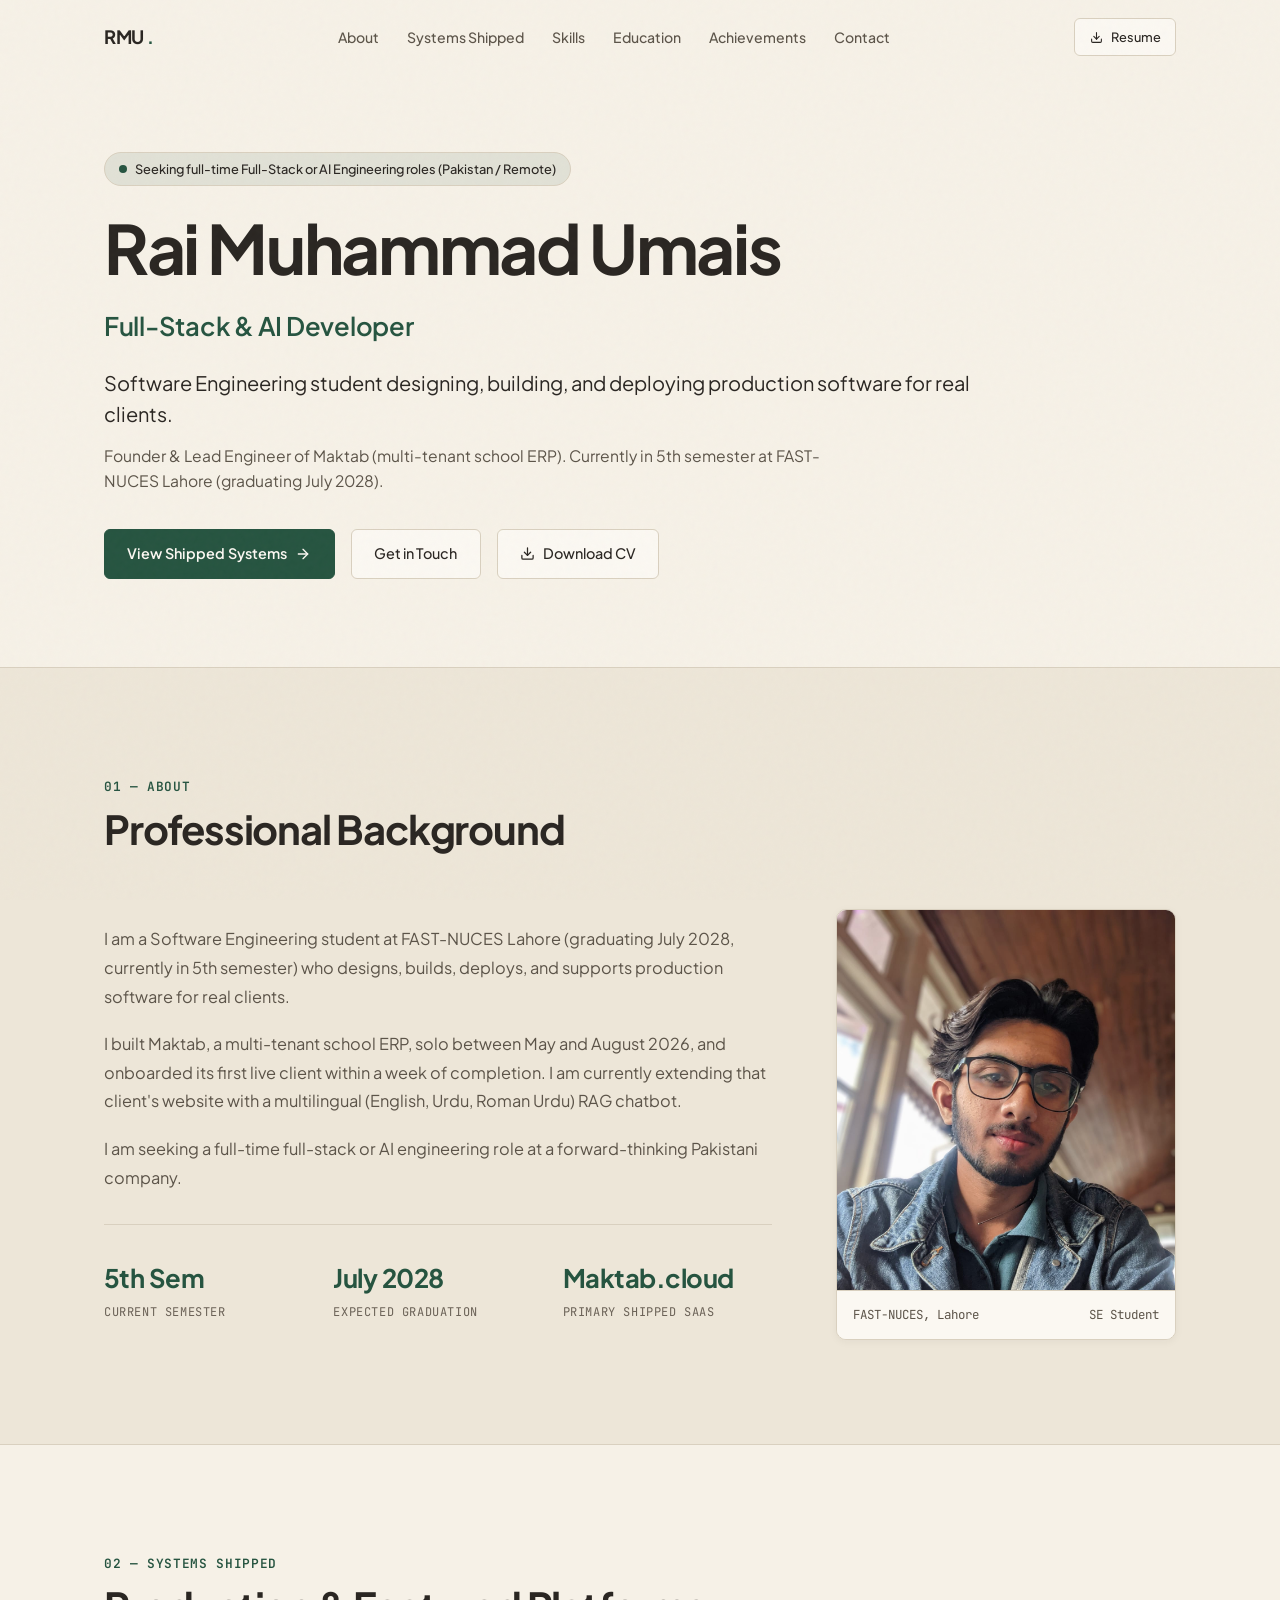
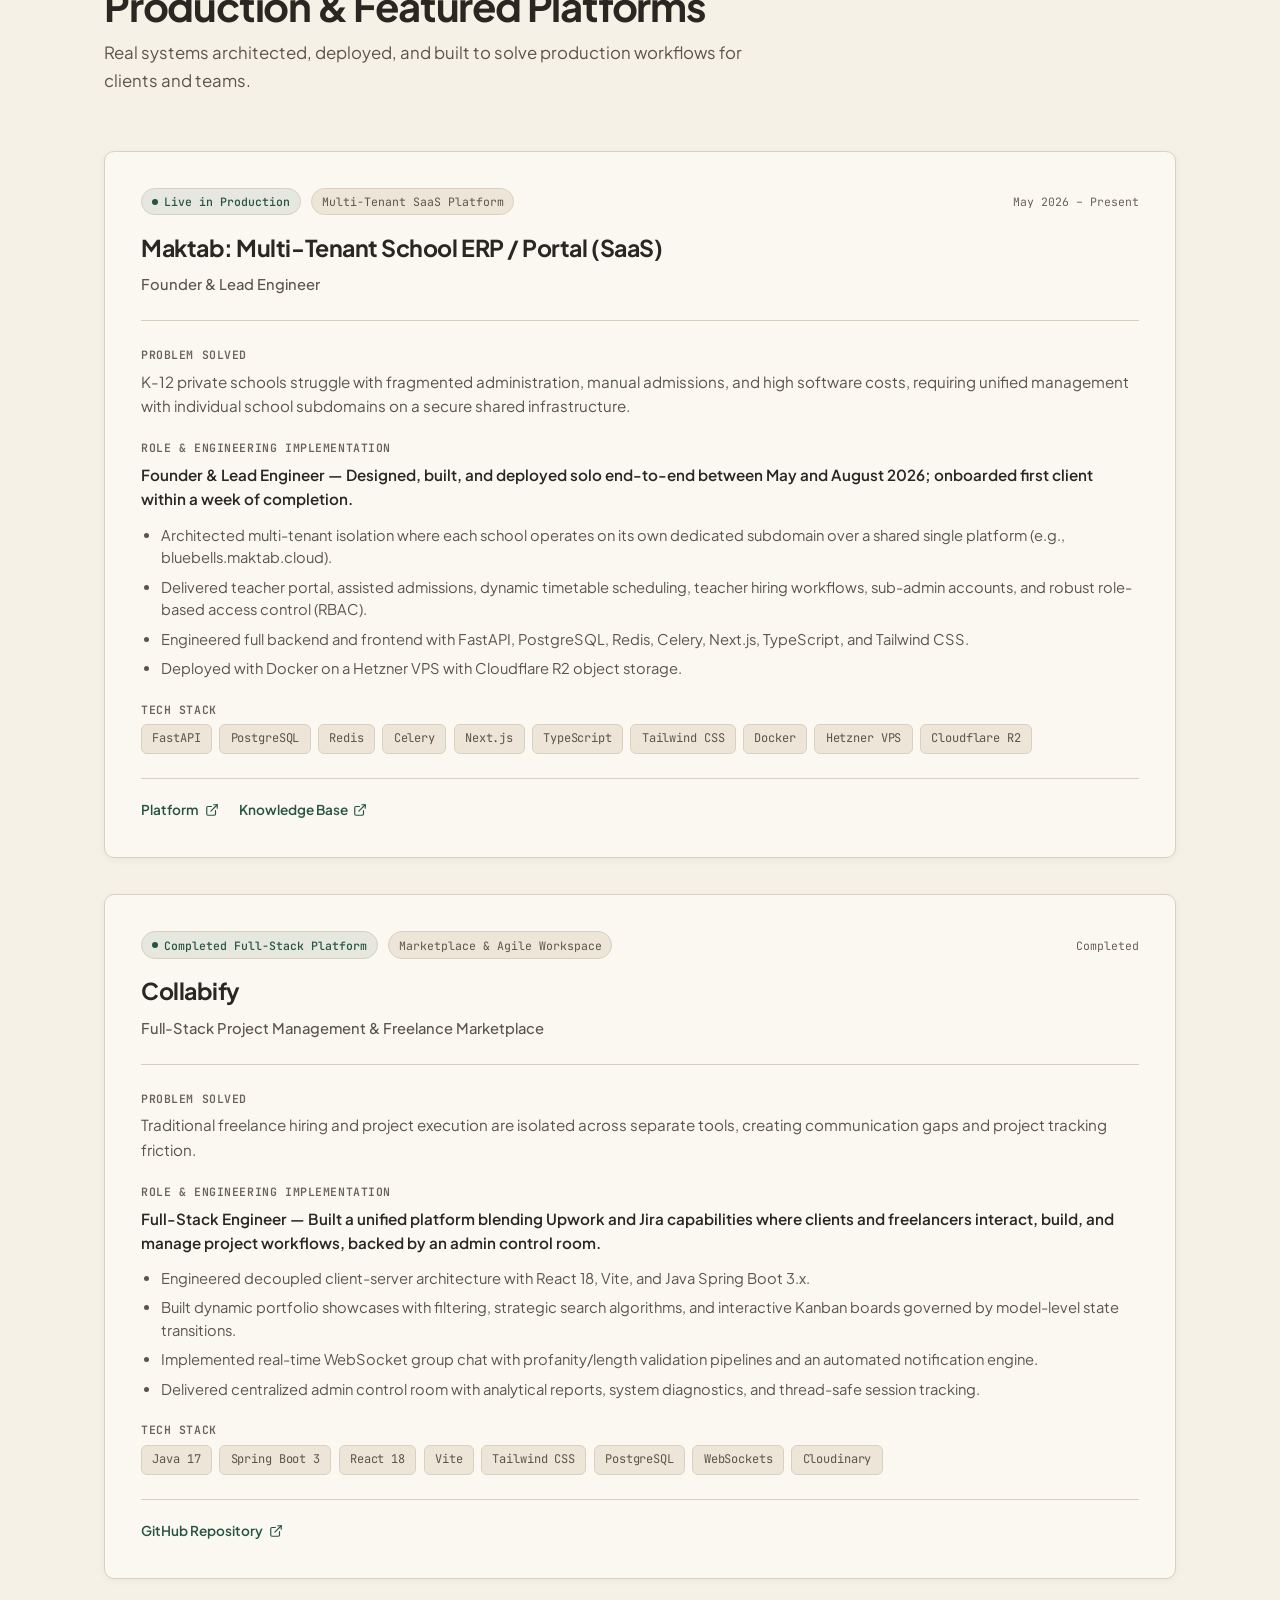
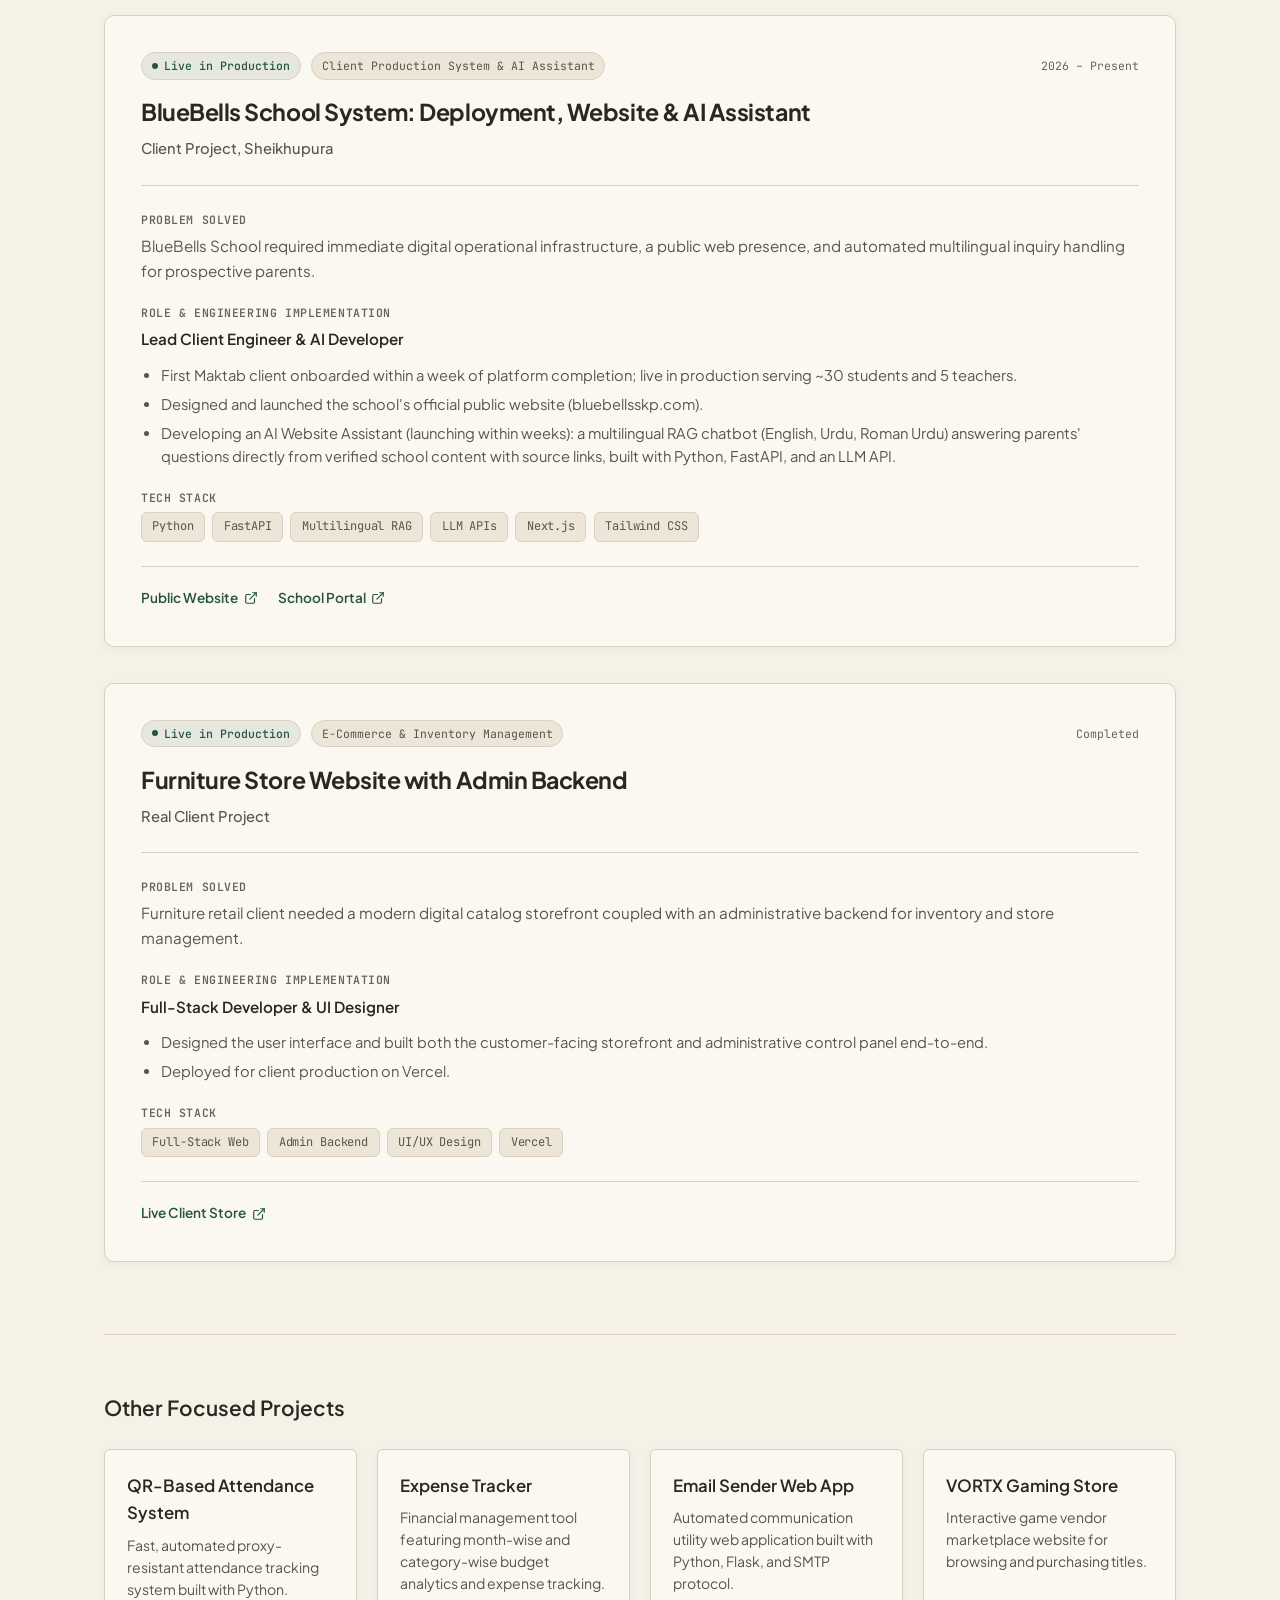
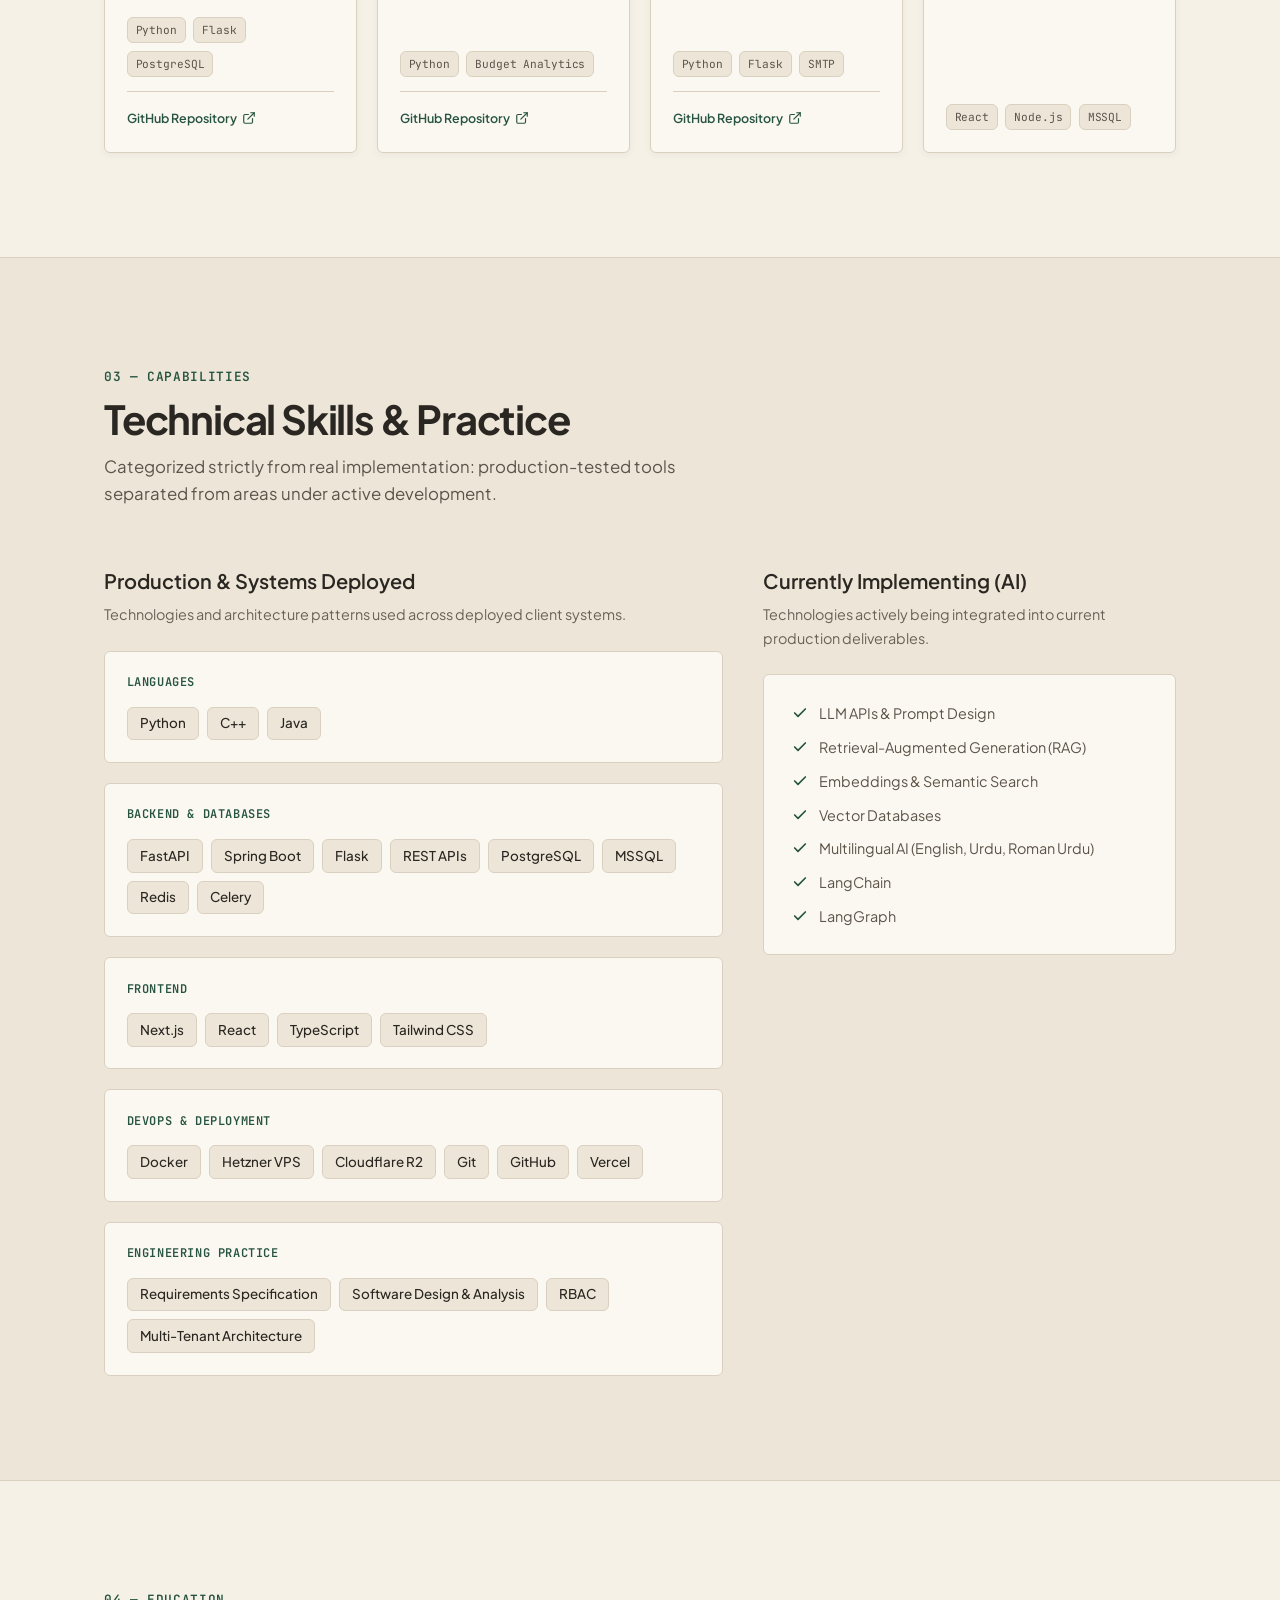
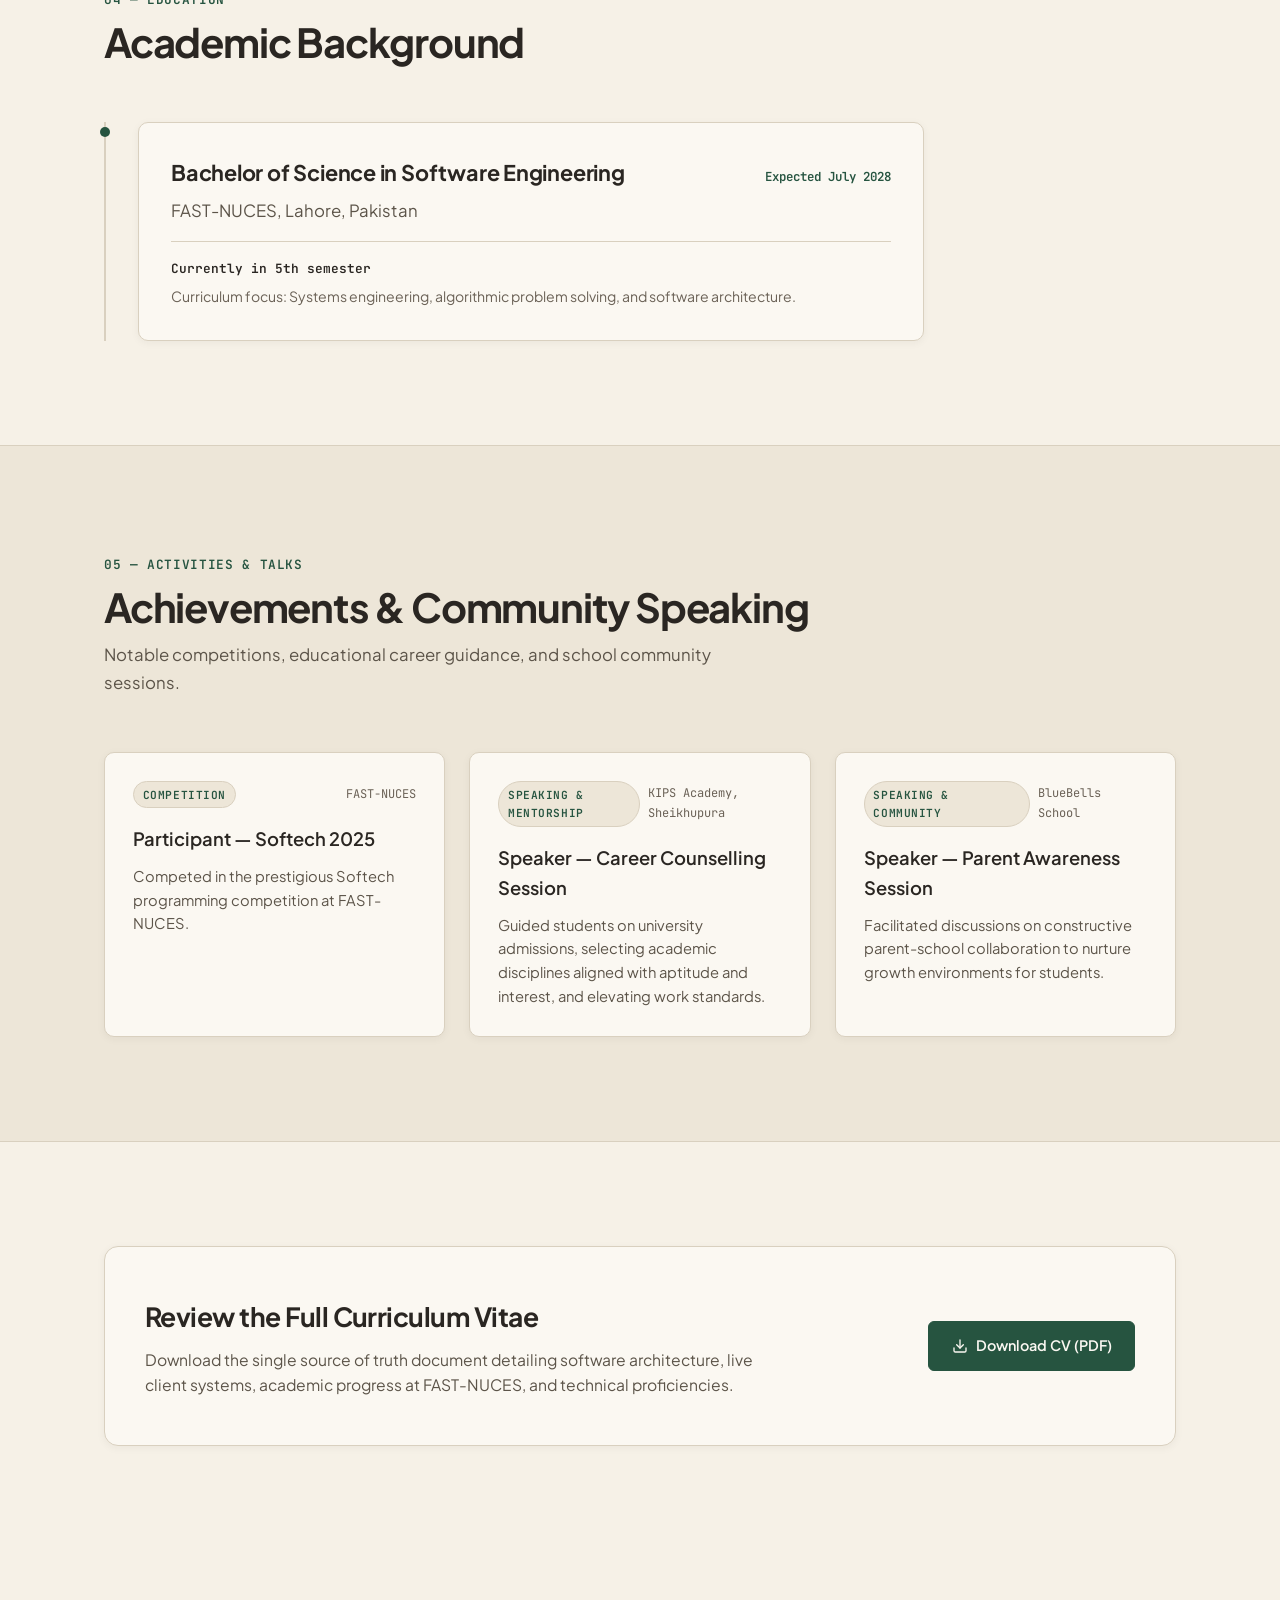
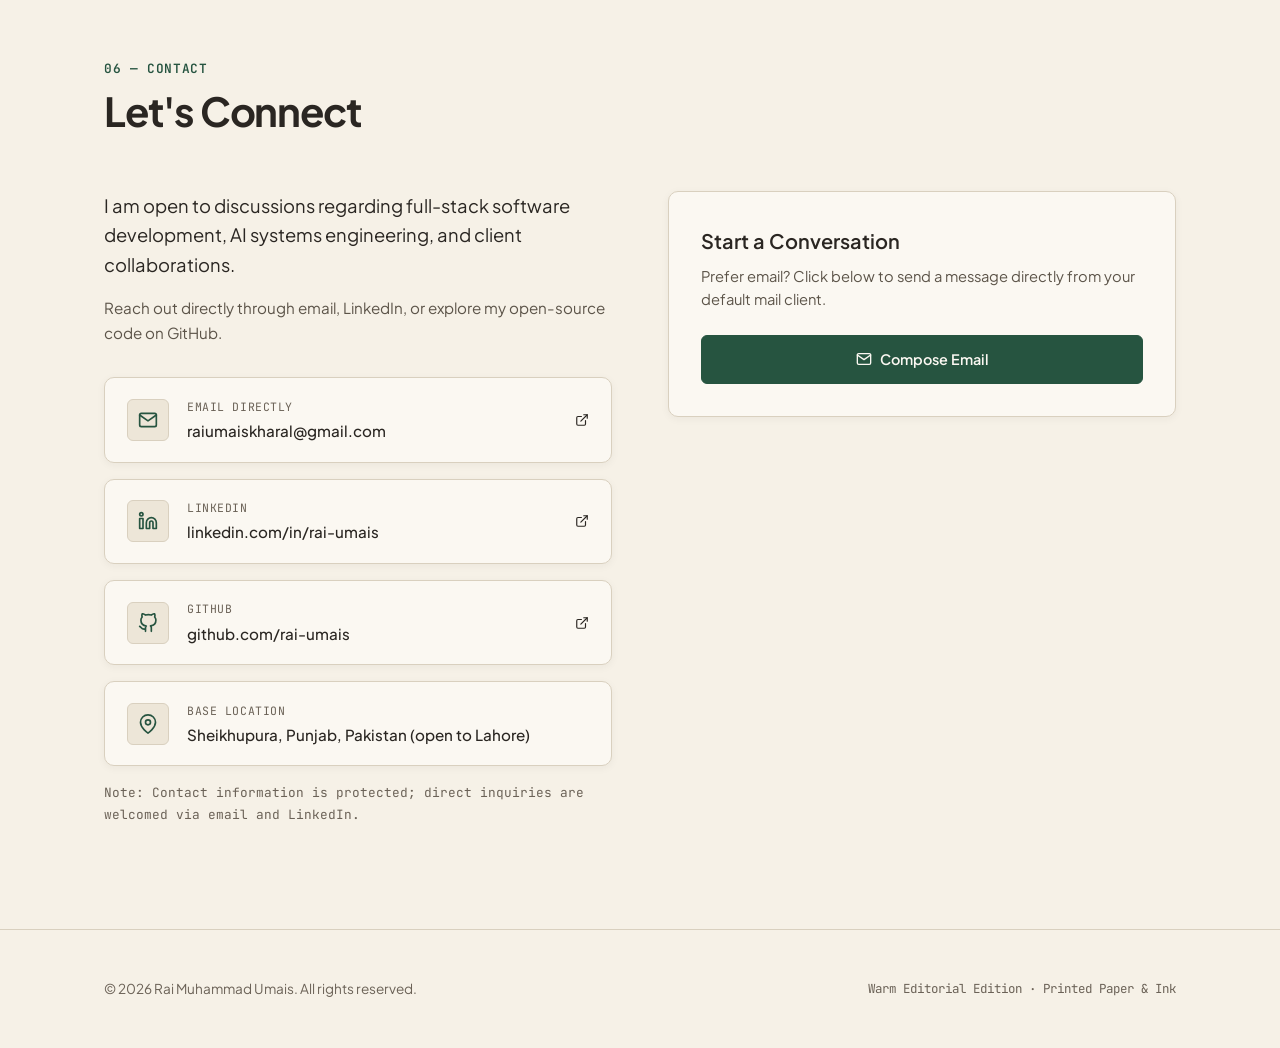
<file: index.html>
<!DOCTYPE html>
<html lang="en">

<head>
  <meta charset="UTF-8" />
  <meta name="viewport" content="width=device-width, initial-scale=1.0" />
  <title>Rai Muhammad Umais — Full-Stack & AI Developer | Systems Shipped</title>
  <meta name="description"
    content="Portfolio of Rai Muhammad Umais — Software Engineering student at FAST-NUCES Lahore (5th semester, grad 2028). Solo builder of Maktab (multi-tenant school ERP), Collabify, and production systems for real clients." />
  <meta name="author" content="Rai Muhammad Umais" />
  <meta name="keywords"
    content="Rai Muhammad Umais, Rai Umais, Full-Stack Developer, AI Developer, FAST-NUCES, Maktab, Collabify, Next.js, Spring Boot, FastAPI, PostgreSQL, RAG, Software Engineer Lahore Pakistan" />
  <meta name="robots" content="index, follow" />

  <!-- Open Graph / Facebook -->
  <meta property="og:type" content="website" />
  <meta property="og:url" content="https://raiworks.vercel.app/" />
  <meta property="og:title" content="Rai Muhammad Umais — Full-Stack & AI Developer" />
  <meta property="og:description"
    content="Software Engineering student designing, building, and deploying production software for real clients. Founder & Lead Engineer of Maktab and full-stack systems." />
  <meta property="og:image" content="./images/pth.jpeg" />

  <!-- Twitter -->
  <meta name="twitter:card" content="summary_large_image" />
  <meta name="twitter:title" content="Rai Muhammad Umais — Full-Stack & AI Developer" />
  <meta name="twitter:description"
    content="Software Engineering student designing, building, and deploying production software for real clients. Founder & Lead Engineer of Maktab and full-stack systems." />
  <meta name="twitter:image" content="./images/pth.jpeg" />

  <!-- Favicon -->
  <link rel="icon" type="image/svg+xml" href="./favicon.svg" />

  <!-- Google Fonts: Plus Jakarta Sans & JetBrains Mono -->
  <link rel="preconnect" href="https://fonts.googleapis.com" />
  <link rel="preconnect" href="https://fonts.gstatic.com" crossorigin />
  <link
    href="https://fonts.googleapis.com/css2?family=JetBrains+Mono:wght@400;500;600&family=Plus+Jakarta+Sans:wght@400;500;600;700&display=swap"
    rel="stylesheet" />

  <!-- Core Stylesheet -->
  <link rel="stylesheet" href="./css/style.css" />
</head>

<body>
  <!-- Non-intrusive ambient paper grain overlay -->
  <div class="grain-overlay" aria-hidden="true"></div>

  <!-- NAVIGATION -->
  <header>
    <nav class="nav" id="nav" aria-label="Main Navigation">
      <div class="nav-container">
        <a href="#home" class="nav-logo" aria-label="Rai Muhammad Umais Home">
          <span>RMU</span><span class="accent">.</span>
        </a>

        <div class="nav-links" id="navLinks">
          <a href="#about">About</a>
          <a href="#systems">Systems Shipped</a>
          <a href="#skills">Skills</a>
          <a href="#education">Education</a>
          <a href="#achievements">Achievements</a>
          <a href="#contact">Contact</a>
        </div>

        <div class="nav-actions">
          <a href="./Rai_Muhammad_Umais_CV_.pdf" class="btn-secondary btn-sm" download="Rai_Muhammad_Umais_CV.pdf"
            target="_blank" rel="noopener noreferrer">
            <svg class="icon-inline" width="13" height="13" viewBox="0 0 24 24" fill="none" stroke="currentColor"
              stroke-width="2" stroke-linecap="round" stroke-linejoin="round" aria-hidden="true">
              <path d="M21 15v4a2 2 0 0 1-2 2H5a2 2 0 0 1-2-2v-4"></path>
              <polyline points="7 10 12 15 17 10"></polyline>
              <line x1="12" y1="15" x2="12" y2="3"></line>
            </svg>
            <span>Resume</span>
          </a>

          <button class="nav-toggle" id="navToggle" type="button" aria-label="Toggle navigation drawer"
            aria-expanded="false" aria-controls="navLinks">
            <span></span><span></span><span></span>
          </button>
        </div>
      </div>
    </nav>
  </header>

  <main>
    <!-- HERO SECTION -->
    <section class="hero" id="home">
      <div class="container">
        <div class="hero-layout">
          <!-- Availability Badge -->
          <div class="status-pill reveal" id="heroBadge">
            <span class="status-pulse" aria-hidden="true"></span>
            <span>Seeking full-time Full-Stack or AI Engineering roles (Pakistan / Remote)</span>
          </div>

          <h1 class="hero-name reveal" id="heroName">Rai Muhammad Umais</h1>
          <p class="hero-headline reveal" id="heroHeadline">Full-Stack &amp; AI Developer</p>
          <p class="hero-positioning reveal" id="heroPositioning">
            Software Engineering student designing, building, and deploying production software for real clients.
          </p>
          <p class="hero-supporting reveal" id="heroSupporting">
            Founder &amp; Lead Engineer of Maktab (multi-tenant school ERP). Currently in 5th semester at FAST-NUCES
            Lahore (graduating July 2028).
          </p>

          <div class="hero-cta-group reveal">
            <a href="#systems" class="btn-primary">
              <span>View Shipped Systems</span>
              <svg class="icon-inline" width="16" height="16" viewBox="0 0 24 24" fill="none" stroke="currentColor"
                stroke-width="2" stroke-linecap="round" stroke-linejoin="round" aria-hidden="true">
                <line x1="5" y1="12" x2="19" y2="12"></line>
                <polyline points="12 5 19 12 12 19"></polyline>
              </svg>
            </a>
            <a href="#contact" class="btn-secondary">Get in Touch</a>
            <a href="./Rai_Muhammad_Umais_CV_.pdf" class="btn-secondary" download="Rai_Muhammad_Umais_CV.pdf"
              target="_blank" rel="noopener noreferrer">
              <svg class="icon-inline" width="15" height="15" viewBox="0 0 24 24" fill="none" stroke="currentColor"
                stroke-width="2" stroke-linecap="round" stroke-linejoin="round" aria-hidden="true">
                <path d="M21 15v4a2 2 0 0 1-2 2H5a2 2 0 0 1-2-2v-4"></path>
                <polyline points="7 10 12 15 17 10"></polyline>
                <line x1="12" y1="15" x2="12" y2="3"></line>
              </svg>
              <span>Download CV</span>
            </a>
          </div>
        </div>
      </div>
    </section>

    <!-- ABOUT SECTION -->
    <section class="section section-alt about" id="about">
      <div class="container">
        <div class="section-header reveal">
          <span class="section-label">01 — About</span>
          <h2 class="section-title">Professional Background</h2>
        </div>

        <div class="about-grid">
          <div class="about-text reveal">
            <div id="aboutBioContainer">
              <p class="about-bio">
                I am a Software Engineering student at <strong>FAST-NUCES Lahore</strong> (graduating July 2028,
                currently in 5th semester) who designs, builds, deploys, and supports production software for real
                clients.
              </p>
              <p class="about-bio">
                I built <strong>Maktab</strong>, a multi-tenant school ERP, solo between May and August 2026, and
                onboarded its first live client within a week of completion. I am currently extending that client's
                website with a multilingual (English, Urdu, Roman Urdu) RAG chatbot.
              </p>
              <p class="about-bio">
                I am actively seeking a full-time full-stack or AI engineering role at a forward-thinking Pakistani
                company.
              </p>
            </div>

            <div class="about-stats" id="aboutStatsContainer">
              <div class="stat-card">
                <span class="stat-value">5th Sem</span>
                <span class="stat-label">Current Term</span>
              </div>
              <div class="stat-card">
                <span class="stat-value">July 2028</span>
                <span class="stat-label">Graduation</span>
              </div>
              <div class="stat-card">
                <span class="stat-value">Live SaaS</span>
                <span class="stat-label">Shipped Platform</span>
              </div>
            </div>
          </div>

          <div class="about-visual reveal">
            <div class="about-avatar-card">
              <img src="./images/pth.jpeg" alt="Rai Muhammad Umais portrait" class="about-avatar-img" width="340"
                height="380" loading="lazy" />
              <div class="avatar-caption">
                <span>FAST-NUCES, Lahore</span>
                <span>SE Student</span>
              </div>
            </div>
          </div>
        </div>
      </div>
    </section>

    <!-- SYSTEMS SHIPPED & FEATURED CASE STUDIES -->
    <section class="section systems" id="systems">
      <div class="container">
        <div class="section-header reveal">
          <span class="section-label">02 — Systems Shipped</span>
          <h2 class="section-title">Production &amp; Featured Platforms</h2>
          <p class="section-subtitle">
            Real systems architected, deployed, and built to solve production workflows for clients and teams.
          </p>
        </div>

        <!-- Populated via data/portfolio.js -->
        <div class="featured-grid" id="featuredProjectsGrid">
          <!-- Maktab -->
          <article class="case-study-card reveal">
            <div class="card-header">
              <div class="card-meta">
                <span class="badge-status"><span class="dot-live" aria-hidden="true"></span>Live in Production</span>
                <span class="badge-type">Multi-Tenant SaaS Platform</span>
                <span class="badge-period">May 2026 – Present</span>
              </div>
              <h3 class="card-title">Maktab: Multi-Tenant School ERP / Portal (SaaS)</h3>
              <p class="card-subtitle">Founder &amp; Lead Engineer</p>
            </div>
            <div class="card-body">
              <div class="case-block">
                <h4 class="block-label">Problem Solved</h4>
                <p class="block-text">K-12 private schools struggle with fragmented administration and high software costs, requiring unified management on individual subdomains over a secure shared infrastructure.</p>
              </div>
              <div class="case-block">
                <h4 class="block-label">Role &amp; Engineering Implementation</h4>
                <p class="block-text role-highlight">Founder &amp; Lead Engineer — Designed, built, and deployed solo end-to-end between May and August 2026; onboarded first client within a week of completion.</p>
              </div>
              <div class="case-block">
                <h4 class="block-label">Tech Stack</h4>
                <div class="tech-tags">
                  <span class="tech-tag">FastAPI</span><span class="tech-tag">PostgreSQL</span><span class="tech-tag">Redis</span><span class="tech-tag">Celery</span><span class="tech-tag">Next.js</span><span class="tech-tag">TypeScript</span><span class="tech-tag">Tailwind CSS</span><span class="tech-tag">Docker</span><span class="tech-tag">Hetzner VPS</span><span class="tech-tag">Cloudflare R2</span>
                </div>
              </div>
            </div>
            <div class="card-footer">
              <div class="project-actions">
                <a href="https://maktab.cloud" target="_blank" rel="noopener noreferrer" class="btn-link">Platform →</a>
                <a href="https://know.maktab.cloud" target="_blank" rel="noopener noreferrer" class="btn-link">Knowledge Base →</a>
              </div>
            </div>
          </article>

          <!-- Collabify -->
          <article class="case-study-card reveal">
            <div class="card-header">
              <div class="card-meta">
                <span class="badge-status"><span class="dot-live" aria-hidden="true"></span>Completed Full-Stack</span>
                <span class="badge-type">Marketplace &amp; Agile Workspace</span>
                <span class="badge-period">Completed</span>
              </div>
              <h3 class="card-title">Collabify</h3>
              <p class="card-subtitle">Full-Stack Project Management &amp; Freelance Marketplace</p>
            </div>
            <div class="case-block">
              <h4 class="block-label">Problem Solved</h4>
              <p class="block-text">Traditional freelance hiring and project execution are isolated across separate tools, creating communication gaps and project tracking friction.</p>
            </div>
            <div class="case-block">
              <h4 class="block-label">Role &amp; Engineering Implementation</h4>
              <p class="block-text role-highlight">Full-Stack Engineer — Built a unified platform blending Upwork and Jira capabilities where clients and freelancers interact, build, and manage project workflows, backed by an admin control room.</p>
            </div>
            <div class="case-block">
              <h4 class="block-label">Tech Stack</h4>
              <div class="tech-tags">
                <span class="tech-tag">Java 17</span><span class="tech-tag">Spring Boot 3</span><span class="tech-tag">React 18</span><span class="tech-tag">Vite</span><span class="tech-tag">Tailwind CSS</span><span class="tech-tag">PostgreSQL</span><span class="tech-tag">WebSockets</span><span class="tech-tag">Cloudinary</span>
              </div>
            </div>
            <div class="card-footer">
              <div class="project-actions">
                <a href="https://github.com/Collabify-Project/Collabify" target="_blank" rel="noopener noreferrer" class="btn-link">GitHub Repository →</a>
              </div>
            </div>
          </article>
        </div>

        <!-- Other Projects Subsection -->
        <div class="other-projects-section reveal">
          <h3 class="other-projects-title">Other Focused Projects</h3>
          <div class="other-projects-grid" id="otherProjectsGrid">
            <!-- Hydrated via data/portfolio.js -->
          </div>
        </div>
      </div>
    </section>

    <!-- SKILLS SECTION -->
    <section class="section section-alt skills" id="skills">
      <div class="container">
        <div class="section-header reveal">
          <span class="section-label">03 — Capabilities</span>
          <h2 class="section-title">Technical Skills &amp; Practice</h2>
          <p class="section-subtitle">
            Categorized strictly from real implementation: production-tested tools separated from areas under active
            development.
          </p>
        </div>

        <div class="skills-layout">
          <!-- Production & Deployed Skills -->
          <div class="skills-column">
            <div class="skills-group-header reveal">
              <h3 class="group-title">Production &amp; Systems Deployed</h3>
              <p class="group-desc">Technologies and architecture patterns used across deployed client systems.</p>
            </div>
            <div class="skills-categories-grid" id="skillsProductionGrid">
              <!-- Hydrated via data/portfolio.js -->
            </div>
          </div>

          <!-- Currently Implementing / Learning -->
          <div class="skills-column">
            <div class="skills-group-header reveal">
              <h3 class="group-title">Currently Implementing (AI)</h3>
              <p class="group-desc">Technologies actively being integrated into current production deliverables.</p>
            </div>
            <div class="learning-card reveal">
              <ul class="learning-list" id="skillsLearningList">
                <!-- Hydrated via data/portfolio.js -->
              </ul>
            </div>
          </div>
        </div>
      </div>
    </section>

    <!-- EDUCATION SECTION -->
    <section class="section education" id="education">
      <div class="container">
        <div class="section-header reveal">
          <span class="section-label">04 — Education</span>
          <h2 class="section-title">Academic Background</h2>
        </div>

        <div class="edu-timeline" id="educationContainer">
          <!-- Hydrated via data/portfolio.js -->
          <div class="edu-card reveal">
            <div class="edu-timeline-marker" aria-hidden="true"></div>
            <div class="edu-content">
              <div class="edu-header">
                <h3 class="edu-degree">Bachelor of Science in Software Engineering</h3>
                <span class="badge-timeline">Expected July 2028</span>
              </div>
              <p class="edu-institution">FAST-NUCES, Lahore, Pakistan</p>
              <div class="edu-meta">
                <span class="badge-sem">Currently in 5th semester</span>
              </div>
            </div>
          </div>
        </div>
      </div>
    </section>

    <!-- ACHIEVEMENTS & TALKS -->
    <section class="section section-alt achievements" id="achievements">
      <div class="container">
        <div class="section-header reveal">
          <span class="section-label">05 — Activities &amp; Talks</span>
          <h2 class="section-title">Achievements &amp; Community Speaking</h2>
          <p class="section-subtitle">
            Notable competitions, educational career guidance, and school community sessions.
          </p>
        </div>

        <div class="achievements-grid" id="achievementsGrid">
          <!-- Hydrated via data/portfolio.js -->
        </div>
      </div>
    </section>

    <!-- RESUME CALLOUT SECTION -->
    <section class="section resume-callout" id="resume">
      <div class="container">
        <div class="resume-banner reveal">
          <div class="resume-content">
            <h2 class="resume-heading">Review the Full Curriculum Vitae</h2>
            <p class="resume-desc">
              Download the single source of truth document detailing software architecture, live client systems,
              academic progress at FAST-NUCES, and technical proficiencies.
            </p>
          </div>
          <div class="resume-action">
            <a href="./Rai_Muhammad_Umais_CV_.pdf" class="btn-primary" download="Rai_Muhammad_Umais_CV.pdf"
              target="_blank" rel="noopener noreferrer">
              <svg class="icon-inline" width="16" height="16" viewBox="0 0 24 24" fill="none" stroke="currentColor"
                stroke-width="2" stroke-linecap="round" stroke-linejoin="round" aria-hidden="true">
                <path d="M21 15v4a2 2 0 0 1-2 2H5a2 2 0 0 1-2-2v-4"></path>
                <polyline points="7 10 12 15 17 10"></polyline>
                <line x1="12" y1="15" x2="12" y2="3"></line>
              </svg>
              <span>Download CV (PDF)</span>
            </a>
          </div>
        </div>
      </div>
    </section>

    <!-- CONTACT SECTION -->
    <section class="section contact" id="contact">
      <div class="container">
        <div class="section-header reveal">
          <span class="section-label">06 — Contact</span>
          <h2 class="section-title">Let's Connect</h2>
        </div>

        <div class="contact-layout">
          <div class="contact-info reveal">
            <p class="contact-lead">
              I am open to discussions regarding full-stack software development, AI systems engineering, and client
              collaborations.
            </p>
            <p class="contact-subtext">
              Reach out directly through email, LinkedIn, or explore my open-source code on GitHub.
            </p>

            <div class="contact-links-grid" id="contactLinksContainer">
              <!-- Hydrated via data/portfolio.js -->
            </div>

            <p class="contact-privacy-note">
              Note: Contact information is protected; direct inquiries are welcomed via email and LinkedIn.
            </p>
          </div>

          <div class="contact-action-box reveal">
            <div class="direct-box">
              <h3 class="direct-box-title">Start a Conversation</h3>
              <p class="direct-box-desc">
                Prefer email? Click below to send a message directly from your default mail client.
              </p>
              <a href="mailto:raiumaiskharal@gmail.com?subject=Inquiry%20regarding%20Software%20Engineering%20Role"
                class="btn-primary" style="width: 100%; justify-content: center;">
                <svg class="icon-inline" width="16" height="16" viewBox="0 0 24 24" fill="none" stroke="currentColor"
                  stroke-width="2" stroke-linecap="round" stroke-linejoin="round" aria-hidden="true">
                  <path d="M4 4h16c1.1 0 2 .9 2 2v12c0 1.1-.9 2-2 2H4c-1.1 0-2-.9-2-2V6c0-1.1.9-2 2-2z"></path>
                  <polyline points="22,6 12,13 2,6"></polyline>
                </svg>
                <span>Compose Email</span>
              </a>
            </div>
          </div>
        </div>
      </div>
    </section>
  </main>

  <!-- FOOTER -->
  <footer class="footer">
    <div class="container">
      <div class="footer-content">
        <p>© <span id="year">2026</span> Rai Muhammad Umais. All rights reserved.</p>
        <p class="footer-mono">Warm Editorial Edition · Printed Paper &amp; Ink</p>
      </div>
    </div>
  </footer>

  <!-- DATA & SCRIPTS -->
  <!-- 1. Single typed data source of truth -->
  <script src="./data/portfolio.js"></script>
  <!-- 2. Main application script -->
  <script src="./js/main.js"></script>
</body>

</html>
</file>
<file: css/style.css>
/* ==========================================================================
   Rai Muhammad Umais — Portfolio Design System
   Theme: Warm Editorial (Printed Paper & Warm Charcoal Ink)
   Accent: Deep Forest Green
   Contrast: Fully WCAG AA Compliant
   ========================================================================== */

@import url('https://fonts.googleapis.com/css2?family=JetBrains+Mono:wght@400;500;600&family=Plus+Jakarta+Sans:wght@400;500;600;700&display=swap');

/* ---- DESIGN TOKENS (WARM EDITORIAL PALETTE) ---- */
:root {
  --font-sans: 'Plus Jakarta Sans', -apple-system, BlinkMacSystemFont, 'Segoe UI', Roboto, sans-serif;
  --font-mono: 'JetBrains Mono', ui-monospace, SFMono-Regular, Menlo, Monaco, Consolas, monospace;

  /* Paper & Ink Surfaces */
  --bg-primary: #F6F1E7;         /* Warm off-white paper base */
  --bg-secondary: #EDE6D8;       /* Warm parchment for alternating sections */
  --surface: #FBF8F2;            /* Clean warm ivory surface for cards */
  --surface-raised: #EDE6D8;     /* Warm tone for badges and secondary elements */
  --surface-hover: #E8E0D0;      /* Subtle interactive hover tone */

  /* Linework & Structure */
  --border: #D9D0BF;             /* Thin warm grey-beige lines */
  --border-subtle: rgba(42, 38, 34, 0.09);
  --border-focus: #265440;       /* Forest green focus ring */

  /* Ink & Typography */
  --text-primary: #2A2622;       /* Deep warm charcoal-brown (ink) */
  --text-secondary: #5C5449;     /* Readable warm charcoal */
  --text-muted: #6B6257;         /* Warm muted grey-brown */

  /* Restrained Forest Green Accent */
  --accent: #265440;             /* Deep forest green (WCAG AA compliant) */
  --accent-hover: #1D4232;       /* Deepened shade for clean hover states */
  --accent-soft: rgba(38, 84, 64, 0.09); /* Soft tint for pills and indicators */
  --accent-contrast: #FBF8F2;    /* Warm ivory text on green buttons */

  /* Status Indicators */
  --status-active: #265440;      /* Forest green live status */
  --status-active-soft: rgba(38, 84, 64, 0.1);

  /* Structure & Motion */
  --nav-bg: rgba(246, 241, 231, 0.94);
  --card-shadow: 0 2px 8px rgba(42, 38, 34, 0.05);
  --card-shadow-hover: 0 8px 24px rgba(42, 38, 34, 0.08);

  --radius-sm: 6px;
  --radius-md: 10px;
  --radius-lg: 14px;
  --radius-full: 9999px;

  --container-max: 1120px;
  --transition-fast: 150ms ease;
  --transition-base: 220ms cubic-bezier(0.16, 1, 0.3, 1);
}

/* ---- RESET & BASE ---- */
*, *::before, *::after {
  box-sizing: border-box;
  margin: 0;
  padding: 0;
}

html {
  scroll-behavior: smooth;
  font-size: 16px;
  -webkit-text-size-adjust: 100%;
}

body {
  font-family: var(--font-sans);
  background-color: var(--bg-primary);
  color: var(--text-primary);
  line-height: 1.65;
  overflow-x: hidden;
  transition: background-color var(--transition-base), color var(--transition-base);
  -webkit-font-smoothing: antialiased;
  -moz-osx-font-smoothing: grayscale;
}

a {
  color: inherit;
  text-decoration: none;
  transition: color var(--transition-fast);
}

a:focus-visible,
button:focus-visible {
  outline: 2px solid var(--accent);
  outline-offset: 3px;
}

ul {
  list-style: none;
}

img {
  max-width: 100%;
  height: auto;
  display: block;
}

button {
  font-family: inherit;
  border: none;
  background: none;
  cursor: pointer;
}

.container {
  max-width: var(--container-max);
  margin: 0 auto;
  padding: 0 1.5rem;
}

/* Subtle editorial paper grain */
.grain-overlay {
  position: fixed;
  inset: 0;
  pointer-events: none;
  z-index: 999;
  opacity: 0.025;
  background-image: url("data:image/svg+xml,%3Csvg viewBox='0 0 200 200' xmlns='http://www.w3.org/2000/svg'%3E%3Cfilter id='noise'%3E%3CfeTurbulence type='fractalNoise' baseFrequency='0.8' numOctaves='3' stitchTiles='stitch'/%3E%3C/filter%3E%3Crect width='100%25' height='100%25' filter='url(%23noise)'/%3E%3C/svg%3E");
}

/* ---- NAVIGATION ---- */
.nav {
  position: fixed;
  top: 0;
  left: 0;
  right: 0;
  z-index: 100;
  padding: 1.15rem 0;
  transition: background-color var(--transition-base), border-color var(--transition-base), box-shadow var(--transition-base);
  border-bottom: 1px solid transparent;
}

.nav.scrolled {
  background-color: var(--nav-bg);
  backdrop-filter: blur(10px);
  -webkit-backdrop-filter: blur(10px);
  border-bottom-color: var(--border);
  box-shadow: 0 4px 16px rgba(42, 38, 34, 0.05);
}

.nav-container {
  max-width: var(--container-max);
  margin: 0 auto;
  padding: 0 1.5rem;
  display: flex;
  align-items: center;
  justify-content: space-between;
}

.nav-logo {
  font-family: var(--font-sans);
  font-weight: 700;
  font-size: 1.15rem;
  letter-spacing: -0.02em;
  color: var(--text-primary);
  display: flex;
  align-items: center;
  gap: 0.2rem;
}

.nav-logo .accent {
  color: var(--accent);
}

.nav-links {
  display: flex;
  align-items: center;
  gap: 1.75rem;
}

.nav-links a {
  font-size: 0.88rem;
  font-weight: 500;
  color: var(--text-secondary);
  transition: color var(--transition-fast);
  padding: 0.35rem 0;
  position: relative;
}

.nav-links a:hover,
.nav-links a.active {
  color: var(--text-primary);
}

.nav-links a.active::after {
  content: '';
  position: absolute;
  bottom: 0;
  left: 0;
  right: 0;
  height: 2px;
  background-color: var(--accent);
  border-radius: var(--radius-full);
}

.nav-actions {
  display: flex;
  align-items: center;
  gap: 1rem;
}

/* Mobile Menu Toggle */
.nav-toggle {
  display: none;
  flex-direction: column;
  justify-content: center;
  align-items: center;
  width: 38px;
  height: 38px;
  border-radius: var(--radius-sm);
  background-color: var(--surface);
  border: 1px solid var(--border);
  color: var(--text-primary);
  padding: 8px;
  gap: 5px;
}

.nav-toggle span {
  display: block;
  width: 20px;
  height: 2px;
  background-color: currentColor;
  transition: transform var(--transition-fast), opacity var(--transition-fast);
}

body.nav-open .nav-toggle span:nth-child(1) {
  transform: translateY(7px) rotate(45deg);
}
body.nav-open .nav-toggle span:nth-child(2) {
  opacity: 0;
}
body.nav-open .nav-toggle span:nth-child(3) {
  transform: translateY(-7px) rotate(-45deg);
}

/* ---- BUTTONS & BADGES ---- */
.btn-primary {
  display: inline-flex;
  align-items: center;
  justify-content: center;
  gap: 0.5rem;
  padding: 0.75rem 1.4rem;
  background-color: var(--accent);
  color: var(--accent-contrast);
  font-size: 0.9rem;
  font-weight: 600;
  border-radius: var(--radius-sm);
  border: 1px solid var(--accent);
  transition: background-color var(--transition-fast), transform var(--transition-fast), box-shadow var(--transition-fast);
}

.btn-primary:hover {
  background-color: var(--accent-hover);
  border-color: var(--accent-hover);
  transform: translateY(-1px);
}

.btn-secondary {
  display: inline-flex;
  align-items: center;
  justify-content: center;
  gap: 0.5rem;
  padding: 0.75rem 1.4rem;
  background-color: var(--surface);
  color: var(--text-primary);
  font-size: 0.9rem;
  font-weight: 500;
  border: 1px solid var(--border);
  border-radius: var(--radius-sm);
  transition: background-color var(--transition-fast), border-color var(--transition-fast), transform var(--transition-fast);
}

.btn-secondary:hover {
  background-color: var(--surface-hover);
  border-color: var(--text-secondary);
  transform: translateY(-1px);
}

.btn-sm {
  padding: 0.45rem 0.9rem;
  font-size: 0.8rem;
}

.btn-link {
  display: inline-flex;
  align-items: center;
  gap: 0.35rem;
  font-size: 0.85rem;
  font-weight: 600;
  color: var(--accent);
  transition: color var(--transition-fast);
}

.btn-link:hover {
  color: var(--accent-hover);
  text-decoration: underline;
  text-underline-offset: 3px;
}

.btn-link-sm {
  font-size: 0.78rem;
}

.icon-inline {
  flex-shrink: 0;
}

/* Status Availability Badge */
.status-pill {
  display: inline-flex;
  align-items: center;
  gap: 0.55rem;
  padding: 0.35rem 0.85rem;
  background-color: var(--status-active-soft);
  color: var(--text-primary);
  border: 1px solid var(--border);
  border-radius: var(--radius-full);
  font-size: 0.8rem;
  font-weight: 500;
  margin-bottom: 1.5rem;
}

.status-pulse {
  width: 8px;
  height: 8px;
  background-color: var(--status-active);
  border-radius: 50%;
  display: inline-block;
}

/* Tech Badges */
.tech-tags {
  display: flex;
  flex-wrap: wrap;
  gap: 0.45rem;
}

.tech-tag {
  font-family: var(--font-mono);
  font-size: 0.75rem;
  padding: 0.25rem 0.65rem;
  background-color: var(--surface-raised);
  color: var(--text-secondary);
  border: 1px solid var(--border);
  border-radius: var(--radius-sm);
  letter-spacing: -0.01em;
}

.tech-tag-sm {
  font-size: 0.7rem;
  padding: 0.2rem 0.5rem;
}

/* ---- SECTION SYSTEM ---- */
.section {
  padding: 6.5rem 0;
  position: relative;
}

.section-alt {
  background-color: var(--bg-secondary);
  border-top: 1px solid var(--border);
  border-bottom: 1px solid var(--border);
}

.section-header {
  margin-bottom: 3.5rem;
}

.section-label {
  display: inline-block;
  font-family: var(--font-mono);
  font-size: 0.8rem;
  font-weight: 600;
  color: var(--accent);
  letter-spacing: 0.05em;
  text-transform: uppercase;
  margin-bottom: 0.5rem;
}

.section-title {
  font-size: clamp(1.85rem, 4vw, 2.5rem);
  font-weight: 700;
  letter-spacing: -0.03em;
  color: var(--text-primary);
  line-height: 1.2;
}

.section-subtitle {
  margin-top: 0.6rem;
  font-size: 1.05rem;
  color: var(--text-secondary);
  max-width: 650px;
}

/* ---- HERO SECTION ---- */
.hero {
  padding: 9.5rem 0 5.5rem;
  position: relative;
}

.hero-layout {
  max-width: 880px;
}

.hero-name {
  font-size: clamp(2.75rem, 6vw, 4.25rem);
  font-weight: 700;
  letter-spacing: -0.035em;
  line-height: 1.1;
  color: var(--text-primary);
  margin-bottom: 1.25rem;
}

.hero-headline {
  font-size: clamp(1.25rem, 2.5vw, 1.6rem);
  font-weight: 600;
  color: var(--accent);
  margin-bottom: 1.25rem;
  letter-spacing: -0.01em;
}

.hero-positioning {
  font-size: clamp(1.1rem, 2vw, 1.25rem);
  color: var(--text-primary);
  line-height: 1.55;
  margin-bottom: 0.85rem;
  font-weight: 400;
}

.hero-supporting {
  font-size: 0.98rem;
  color: var(--text-secondary);
  line-height: 1.6;
  margin-bottom: 2.25rem;
  max-width: 720px;
}

.hero-cta-group {
  display: flex;
  flex-wrap: wrap;
  align-items: center;
  gap: 1rem;
}

/* ---- ABOUT SECTION ---- */
.about-grid {
  display: grid;
  grid-template-columns: 1fr 340px;
  gap: 4rem;
  align-items: center;
}

.about-bio {
  font-size: 1.02rem;
  color: var(--text-secondary);
  line-height: 1.75;
  margin-bottom: 1.2rem;
}

.about-bio strong {
  color: var(--text-primary);
  font-weight: 600;
}

.about-stats {
  display: grid;
  grid-template-columns: repeat(3, 1fr);
  gap: 1.25rem;
  margin-top: 2rem;
  padding-top: 2rem;
  border-top: 1px solid var(--border);
}

.stat-card {
  display: flex;
  flex-direction: column;
}

.stat-value {
  font-size: 1.6rem;
  font-weight: 700;
  letter-spacing: -0.02em;
  color: var(--accent);
}

.stat-label {
  font-family: var(--font-mono);
  font-size: 0.75rem;
  color: var(--text-muted);
  text-transform: uppercase;
  letter-spacing: 0.05em;
  margin-top: 0.25rem;
}

.about-avatar-card {
  position: relative;
  border-radius: var(--radius-md);
  overflow: hidden;
  border: 1px solid var(--border);
  background-color: var(--surface);
  box-shadow: var(--card-shadow);
}

.about-avatar-img {
  width: 100%;
  height: 380px;
  object-fit: cover;
  object-position: center top;
  filter: contrast(0.98);
  transition: transform var(--transition-base);
}

.about-avatar-card:hover .about-avatar-img {
  transform: scale(1.02);
}

.avatar-caption {
  padding: 0.85rem 1rem;
  background-color: var(--surface);
  border-top: 1px solid var(--border);
  display: flex;
  justify-content: space-between;
  align-items: center;
  font-size: 0.78rem;
  font-family: var(--font-mono);
  color: var(--text-secondary);
}

/* ---- FEATURED SYSTEMS SHIPPED (CASE STUDIES) ---- */
.featured-grid {
  display: flex;
  flex-direction: column;
  gap: 2.25rem;
}

.case-study-card {
  background-color: var(--surface);
  border: 1px solid var(--border);
  border-radius: var(--radius-md);
  padding: 2.25rem;
  box-shadow: var(--card-shadow);
  transition: border-color var(--transition-fast), transform var(--transition-fast), box-shadow var(--transition-fast);
}

.case-study-card:hover {
  border-color: var(--border-focus);
  transform: translateY(-2px);
  box-shadow: var(--card-shadow-hover);
}

.card-header {
  border-bottom: 1px solid var(--border);
  padding-bottom: 1.5rem;
  margin-bottom: 1.5rem;
}

.card-meta {
  display: flex;
  flex-wrap: wrap;
  align-items: center;
  gap: 0.65rem;
  margin-bottom: 0.85rem;
}

.badge-status {
  display: inline-flex;
  align-items: center;
  gap: 0.4rem;
  font-family: var(--font-mono);
  font-size: 0.72rem;
  font-weight: 500;
  padding: 0.2rem 0.6rem;
  background-color: var(--status-active-soft);
  color: var(--status-active);
  border: 1px solid var(--border);
  border-radius: var(--radius-full);
}

.dot-live {
  width: 6px;
  height: 6px;
  background-color: currentColor;
  border-radius: 50%;
}

.badge-type {
  font-family: var(--font-mono);
  font-size: 0.72rem;
  padding: 0.2rem 0.6rem;
  background-color: var(--surface-raised);
  color: var(--text-secondary);
  border: 1px solid var(--border);
  border-radius: var(--radius-full);
}

.badge-period {
  font-family: var(--font-mono);
  font-size: 0.72rem;
  color: var(--text-muted);
  margin-left: auto;
}

.card-title {
  font-size: 1.45rem;
  font-weight: 700;
  color: var(--text-primary);
  letter-spacing: -0.02em;
  margin-bottom: 0.3rem;
}

.card-subtitle {
  font-size: 0.92rem;
  color: var(--text-secondary);
  font-weight: 500;
}

.card-body {
  display: flex;
  flex-direction: column;
  gap: 1.25rem;
}

.case-block {
  display: flex;
  flex-direction: column;
  gap: 0.35rem;
}

.block-label {
  font-family: var(--font-mono);
  font-size: 0.72rem;
  font-weight: 600;
  color: var(--text-muted);
  text-transform: uppercase;
  letter-spacing: 0.05em;
}

.block-text {
  font-size: 0.95rem;
  color: var(--text-secondary);
  line-height: 1.6;
}

.role-highlight {
  font-weight: 600;
  color: var(--text-primary);
}

.case-highlights {
  list-style: disc;
  padding-left: 1.25rem;
  margin-top: 0.4rem;
  display: flex;
  flex-direction: column;
  gap: 0.4rem;
}

.case-highlights li {
  font-size: 0.92rem;
  color: var(--text-secondary);
  line-height: 1.55;
}

.card-footer {
  margin-top: 1.5rem;
  padding-top: 1.25rem;
  border-top: 1px solid var(--border);
}

.project-actions {
  display: flex;
  flex-wrap: wrap;
  gap: 1.25rem;
}

/* ---- OTHER PROJECTS SUBSECTION ---- */
.other-projects-section {
  margin-top: 4.5rem;
  padding-top: 3.5rem;
  border-top: 1px solid var(--border);
}

.other-projects-title {
  font-size: 1.3rem;
  font-weight: 600;
  color: var(--text-primary);
  margin-bottom: 1.5rem;
}

.other-projects-grid {
  display: grid;
  grid-template-columns: repeat(auto-fill, minmax(250px, 1fr));
  gap: 1.25rem;
}

.sub-project-card {
  background-color: var(--surface);
  border: 1px solid var(--border);
  border-radius: var(--radius-sm);
  padding: 1.35rem;
  display: flex;
  flex-direction: column;
  box-shadow: var(--card-shadow);
  transition: border-color var(--transition-fast), transform var(--transition-fast);
}

.sub-project-card:hover {
  border-color: var(--border-focus);
  transform: translateY(-2px);
}

.sub-project-title {
  font-size: 1.05rem;
  font-weight: 600;
  color: var(--text-primary);
  margin-bottom: 0.5rem;
}

.sub-project-desc {
  font-size: 0.88rem;
  color: var(--text-secondary);
  line-height: 1.55;
  margin-bottom: 1rem;
  flex-grow: 1;
}

.sub-project-links {
  margin-top: 0.85rem;
  padding-top: 0.75rem;
  border-top: 1px solid var(--border);
}

/* ---- SKILLS SECTION ---- */
.skills-layout {
  display: grid;
  grid-template-columns: 1.5fr 1fr;
  gap: 2.5rem;
}

.skills-group-header {
  margin-bottom: 1.5rem;
}

.group-title {
  font-size: 1.25rem;
  font-weight: 600;
  color: var(--text-primary);
  margin-bottom: 0.35rem;
}

.group-desc {
  font-size: 0.9rem;
  color: var(--text-muted);
}

.skills-categories-grid {
  display: flex;
  flex-direction: column;
  gap: 1.25rem;
}

.skill-category-card {
  background-color: var(--surface);
  border: 1px solid var(--border);
  border-radius: var(--radius-sm);
  padding: 1.35rem;
}

.skill-group-title {
  font-family: var(--font-mono);
  font-size: 0.75rem;
  font-weight: 600;
  text-transform: uppercase;
  letter-spacing: 0.05em;
  color: var(--accent);
  margin-bottom: 0.85rem;
}

.pill-cloud {
  display: flex;
  flex-wrap: wrap;
  gap: 0.5rem;
}

.skill-pill {
  font-size: 0.84rem;
  font-weight: 500;
  padding: 0.3rem 0.75rem;
  background-color: var(--surface-raised);
  color: var(--text-primary);
  border: 1px solid var(--border);
  border-radius: var(--radius-sm);
  transition: border-color var(--transition-fast), color var(--transition-fast);
}

.skill-pill:hover {
  border-color: var(--accent);
  color: var(--accent);
}

/* Learning Card */
.learning-card {
  background-color: var(--surface);
  border: 1px solid var(--border);
  border-radius: var(--radius-sm);
  padding: 1.75rem;
  height: fit-content;
}

.learning-list {
  display: flex;
  flex-direction: column;
  gap: 0.85rem;
}

.learning-item {
  display: flex;
  align-items: center;
  gap: 0.65rem;
  font-size: 0.9rem;
  color: var(--text-secondary);
  line-height: 1.4;
}

.check-icon {
  color: var(--accent);
  flex-shrink: 0;
}

/* ---- EDUCATION SECTION ---- */
.edu-timeline {
  max-width: 820px;
}

.edu-card {
  position: relative;
  padding-left: 2rem;
  border-left: 2px solid var(--border);
}

.edu-timeline-marker {
  position: absolute;
  left: -6px;
  top: 0.35rem;
  width: 10px;
  height: 10px;
  border-radius: 50%;
  background-color: var(--accent);
}

.edu-content {
  background-color: var(--surface);
  border: 1px solid var(--border);
  border-radius: var(--radius-md);
  padding: 2rem;
  box-shadow: var(--card-shadow);
}

.edu-header {
  display: flex;
  flex-wrap: wrap;
  justify-content: space-between;
  align-items: baseline;
  gap: 0.75rem;
  margin-bottom: 0.4rem;
}

.edu-degree {
  font-size: 1.35rem;
  font-weight: 700;
  color: var(--text-primary);
  letter-spacing: -0.01em;
}

.badge-timeline {
  font-family: var(--font-mono);
  font-size: 0.78rem;
  color: var(--accent);
  font-weight: 600;
}

.edu-institution {
  font-size: 1.05rem;
  color: var(--text-secondary);
  margin-bottom: 1rem;
}

.edu-meta {
  display: flex;
  flex-direction: column;
  gap: 0.4rem;
  border-top: 1px solid var(--border);
  padding-top: 1rem;
}

.badge-sem {
  font-family: var(--font-mono);
  font-size: 0.8rem;
  font-weight: 600;
  color: var(--text-primary);
}

.edu-note {
  font-size: 0.88rem;
  color: var(--text-muted);
}

/* ---- ACHIEVEMENTS & TALKS ---- */
.achievements-grid {
  display: grid;
  grid-template-columns: repeat(auto-fit, minmax(300px, 1fr));
  gap: 1.5rem;
}

.achievement-card {
  background-color: var(--surface);
  border: 1px solid var(--border);
  border-radius: var(--radius-md);
  padding: 1.75rem;
  display: flex;
  flex-direction: column;
  box-shadow: var(--card-shadow);
  transition: border-color var(--transition-fast), transform var(--transition-fast);
}

.achievement-card:hover {
  border-color: var(--border-focus);
  transform: translateY(-2px);
}

.achievement-top {
  display: flex;
  justify-content: space-between;
  align-items: center;
  gap: 0.5rem;
  margin-bottom: 1rem;
}

.badge-category {
  font-family: var(--font-mono);
  font-size: 0.7rem;
  padding: 0.2rem 0.55rem;
  background-color: var(--surface-raised);
  color: var(--accent);
  border: 1px solid var(--border);
  border-radius: var(--radius-full);
  text-transform: uppercase;
  letter-spacing: 0.05em;
  font-weight: 600;
}

.achievement-org {
  font-family: var(--font-mono);
  font-size: 0.75rem;
  color: var(--text-muted);
}

.achievement-title {
  font-size: 1.15rem;
  font-weight: 600;
  color: var(--text-primary);
  margin-bottom: 0.65rem;
}

.achievement-desc {
  font-size: 0.92rem;
  color: var(--text-secondary);
  line-height: 1.6;
}

/* ---- RESUME CALLOUT SECTION ---- */
.resume-banner {
  background-color: var(--surface);
  border: 1px solid var(--border);
  border-radius: var(--radius-lg);
  padding: 3rem 2.5rem;
  display: flex;
  align-items: center;
  justify-content: space-between;
  gap: 2rem;
  box-shadow: var(--card-shadow);
}

.resume-content {
  max-width: 650px;
}

.resume-heading {
  font-size: 1.65rem;
  font-weight: 700;
  letter-spacing: -0.02em;
  margin-bottom: 0.5rem;
  color: var(--text-primary);
}

.resume-desc {
  font-size: 0.98rem;
  color: var(--text-secondary);
  line-height: 1.6;
}

.resume-action {
  flex-shrink: 0;
}

/* ---- CONTACT SECTION ---- */
.contact-layout {
  display: grid;
  grid-template-columns: 1fr 1fr;
  gap: 3.5rem;
  align-items: start;
}

.contact-info {
  display: flex;
  flex-direction: column;
}

.contact-lead {
  font-size: 1.15rem;
  color: var(--text-primary);
  line-height: 1.6;
  margin-bottom: 1rem;
}

.contact-subtext {
  font-size: 0.95rem;
  color: var(--text-secondary);
  line-height: 1.65;
  margin-bottom: 2rem;
}

.contact-privacy-note {
  font-size: 0.8rem;
  color: var(--text-muted);
  font-family: var(--font-mono);
  margin-top: 1rem;
}

.contact-links-grid {
  display: flex;
  flex-direction: column;
  gap: 1rem;
}

.contact-card {
  display: flex;
  align-items: center;
  gap: 1.15rem;
  padding: 1.15rem 1.35rem;
  background-color: var(--surface);
  border: 1px solid var(--border);
  border-radius: var(--radius-md);
  box-shadow: var(--card-shadow);
  transition: border-color var(--transition-fast), transform var(--transition-fast), background-color var(--transition-fast);
}

.contact-card:not(.contact-card-static):hover {
  border-color: var(--border-focus);
  background-color: var(--surface-hover);
  transform: translateX(4px);
}

.contact-icon-wrapper {
  width: 42px;
  height: 42px;
  border-radius: var(--radius-sm);
  background-color: var(--surface-raised);
  color: var(--accent);
  display: flex;
  align-items: center;
  justify-content: center;
  flex-shrink: 0;
  border: 1px solid var(--border);
}

.contact-details {
  display: flex;
  flex-direction: column;
  flex-grow: 1;
}

.contact-label {
  font-family: var(--font-mono);
  font-size: 0.72rem;
  text-transform: uppercase;
  letter-spacing: 0.05em;
  color: var(--text-muted);
  margin-bottom: 0.15rem;
}

.contact-value {
  font-size: 0.95rem;
  font-weight: 500;
  color: var(--text-primary);
}

/* Direct Email Box */
.direct-box {
  background-color: var(--surface);
  border: 1px solid var(--border);
  border-radius: var(--radius-md);
  padding: 2rem;
  box-shadow: var(--card-shadow);
}

.direct-box-title {
  font-size: 1.25rem;
  font-weight: 600;
  margin-bottom: 0.5rem;
  color: var(--text-primary);
}

.direct-box-desc {
  font-size: 0.92rem;
  color: var(--text-secondary);
  margin-bottom: 1.5rem;
  line-height: 1.55;
}

/* ---- FOOTER ---- */
.footer {
  padding: 3rem 0;
  border-top: 1px solid var(--border);
  background-color: var(--bg-primary);
}

.footer-content {
  display: flex;
  flex-wrap: wrap;
  justify-content: space-between;
  align-items: center;
  gap: 1.25rem;
  font-size: 0.85rem;
  color: var(--text-muted);
}

.footer-mono {
  font-family: var(--font-mono);
  font-size: 0.78rem;
}

/* ---- REVEAL ANIMATIONS (Respects Reduced Motion) ---- */
.reveal {
  opacity: 0;
  transform: translateY(18px);
  transition: opacity 220ms ease-out, transform 220ms ease-out;
}

.reveal.visible {
  opacity: 1;
  transform: translateY(0);
}

@media (prefers-reduced-motion: reduce) {
  * {
    animation-duration: 0.01ms !important;
    animation-iteration-count: 1 !important;
    transition-duration: 0.01ms !important;
    scroll-behavior: auto !important;
  }
  .reveal {
    opacity: 1 !important;
    transform: none !important;
  }
}

/* ---- RESPONSIVE MEDIA QUERIES ---- */
@media (max-width: 960px) {
  .about-grid {
    grid-template-columns: 1fr;
    gap: 2.5rem;
  }
  .about-avatar-card {
    max-width: 320px;
    margin: 0 auto;
  }
  .about-avatar-img {
    height: 320px;
  }
  .skills-layout {
    grid-template-columns: 1fr;
  }
  .contact-layout {
    grid-template-columns: 1fr;
    gap: 2.5rem;
  }
  .resume-banner {
    flex-direction: column;
    align-items: flex-start;
    padding: 2.25rem 1.75rem;
  }
}

@media (max-width: 820px) {
  .nav-links {
    display: none;
  }
  .nav-toggle {
    display: flex;
  }

  body.nav-open .nav-links {
    display: flex;
    flex-direction: column;
    position: fixed;
    top: 68px;
    left: 0;
    right: 0;
    background-color: var(--bg-secondary);
    border-bottom: 1px solid var(--border);
    padding: 2rem 1.5rem;
    gap: 1.25rem;
    box-shadow: 0 10px 25px rgba(42, 38, 34, 0.12);
    z-index: 99;
  }

  body.nav-open .nav-links a {
    font-size: 1.05rem;
    padding: 0.5rem 0;
  }
}

@media (max-width: 600px) {
  .section {
    padding: 4.5rem 0;
  }
  .hero {
    padding: 7.5rem 0 4rem;
  }
  .hero-cta-group {
    flex-direction: column;
    align-items: stretch;
  }
  .hero-cta-group .btn-primary,
  .hero-cta-group .btn-secondary {
    width: 100%;
  }
  .about-stats {
    grid-template-columns: 1fr;
    gap: 1rem;
  }
  .case-study-card {
    padding: 1.5rem;
  }
  .badge-period {
    margin-left: 0;
    width: 100%;
  }
  .footer-content {
    flex-direction: column;
    align-items: flex-start;
  }
}
</file>
